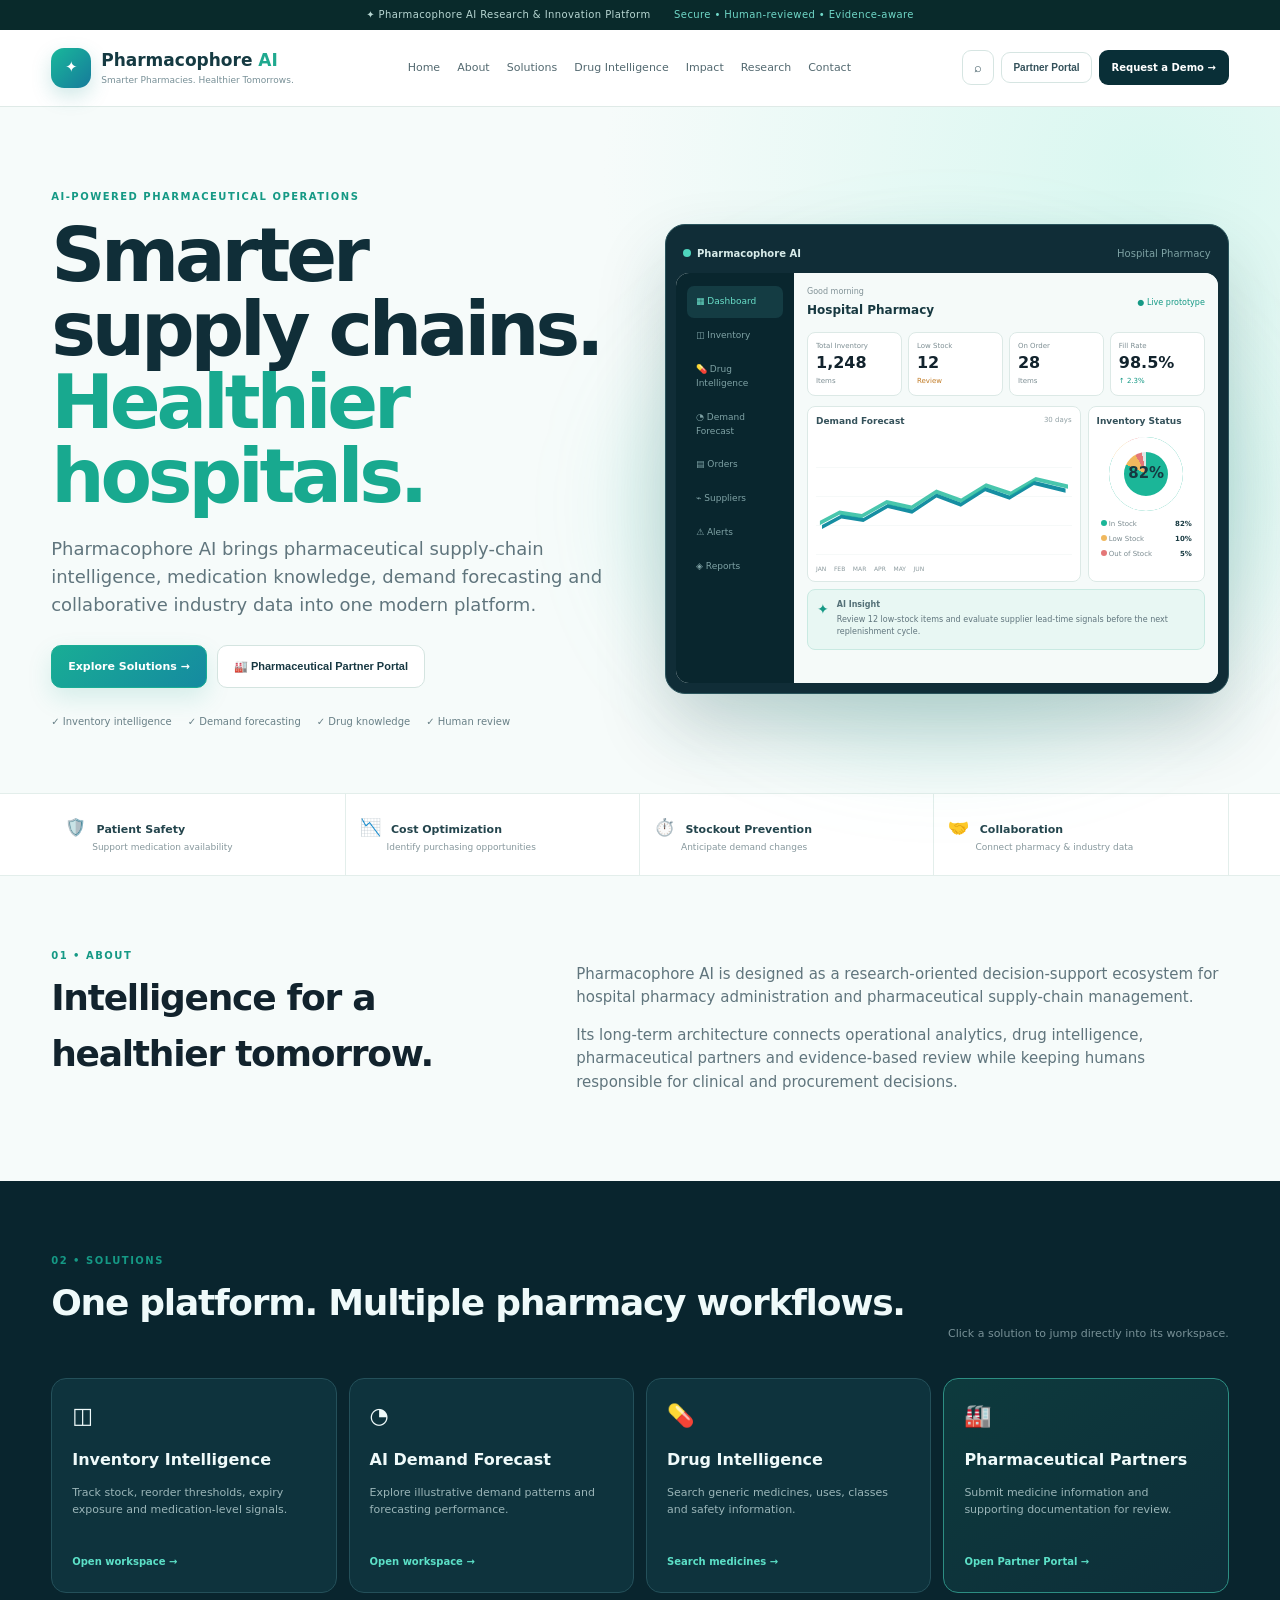
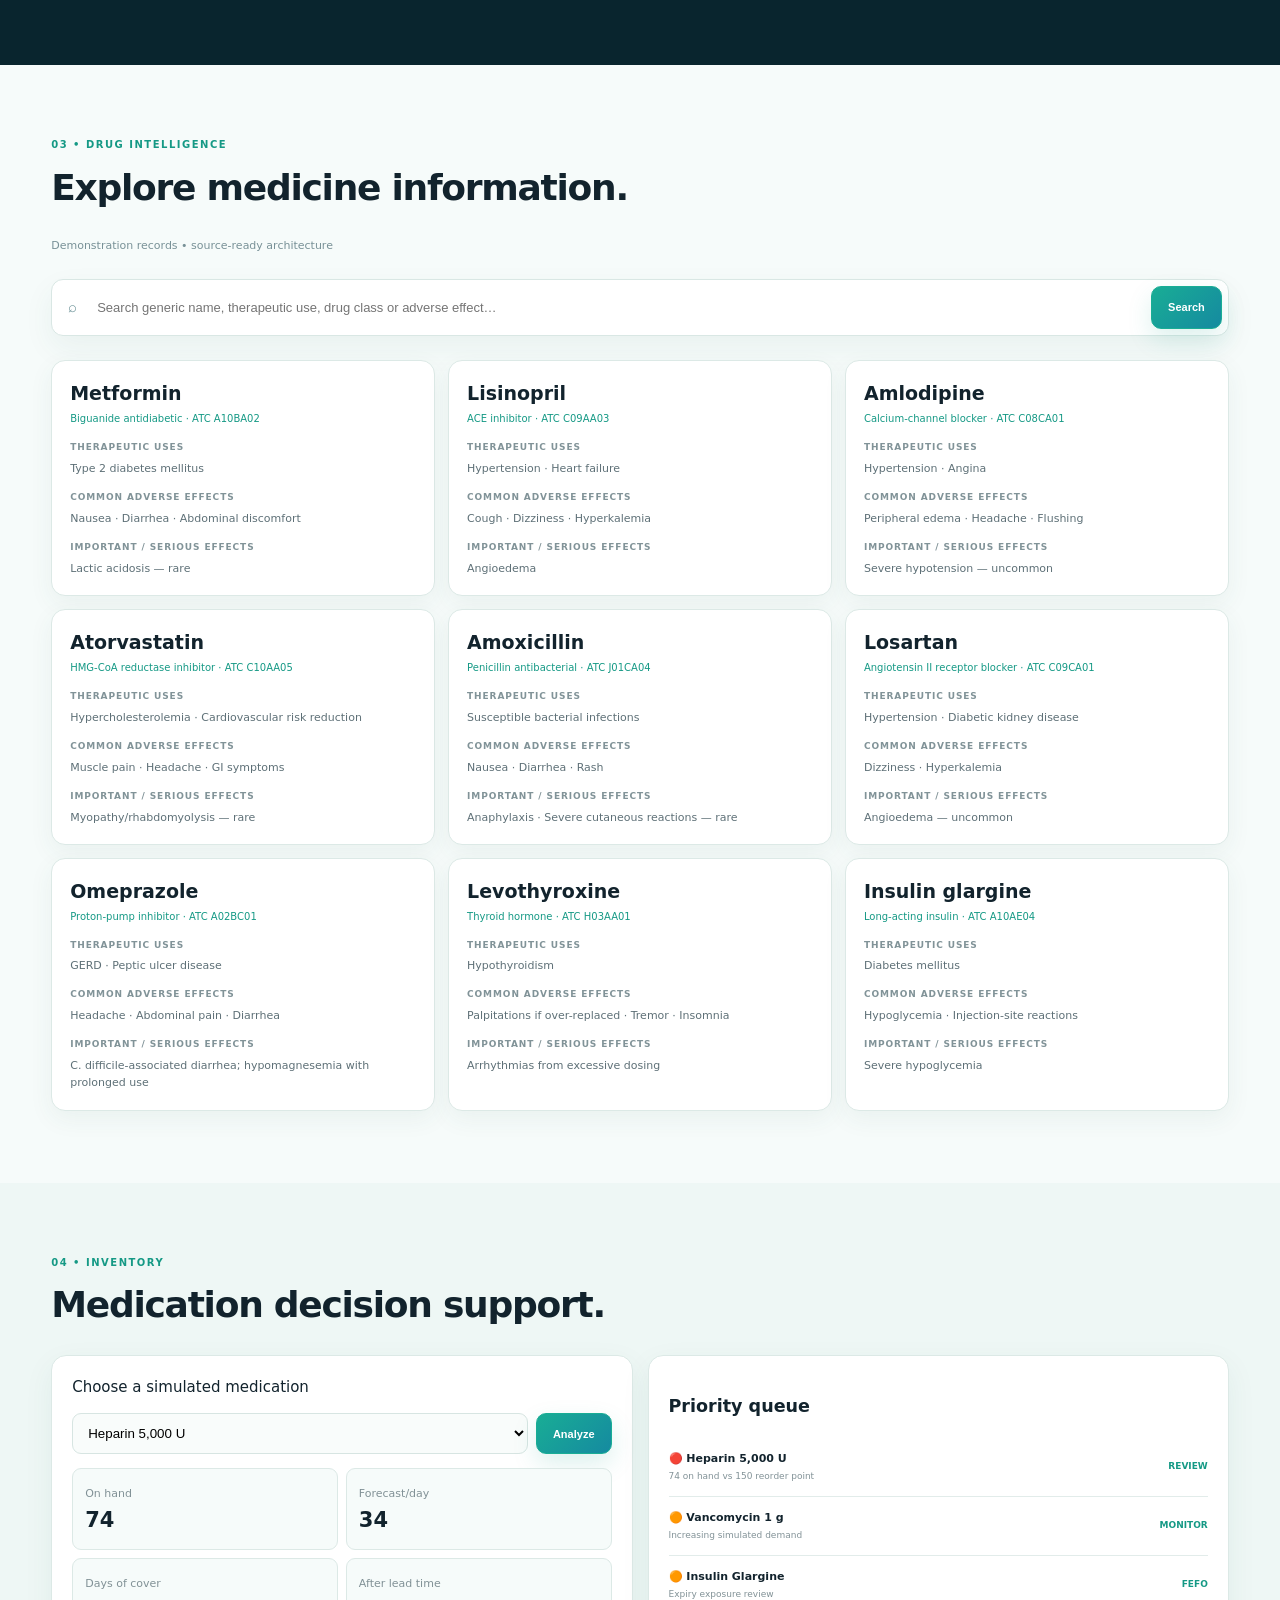
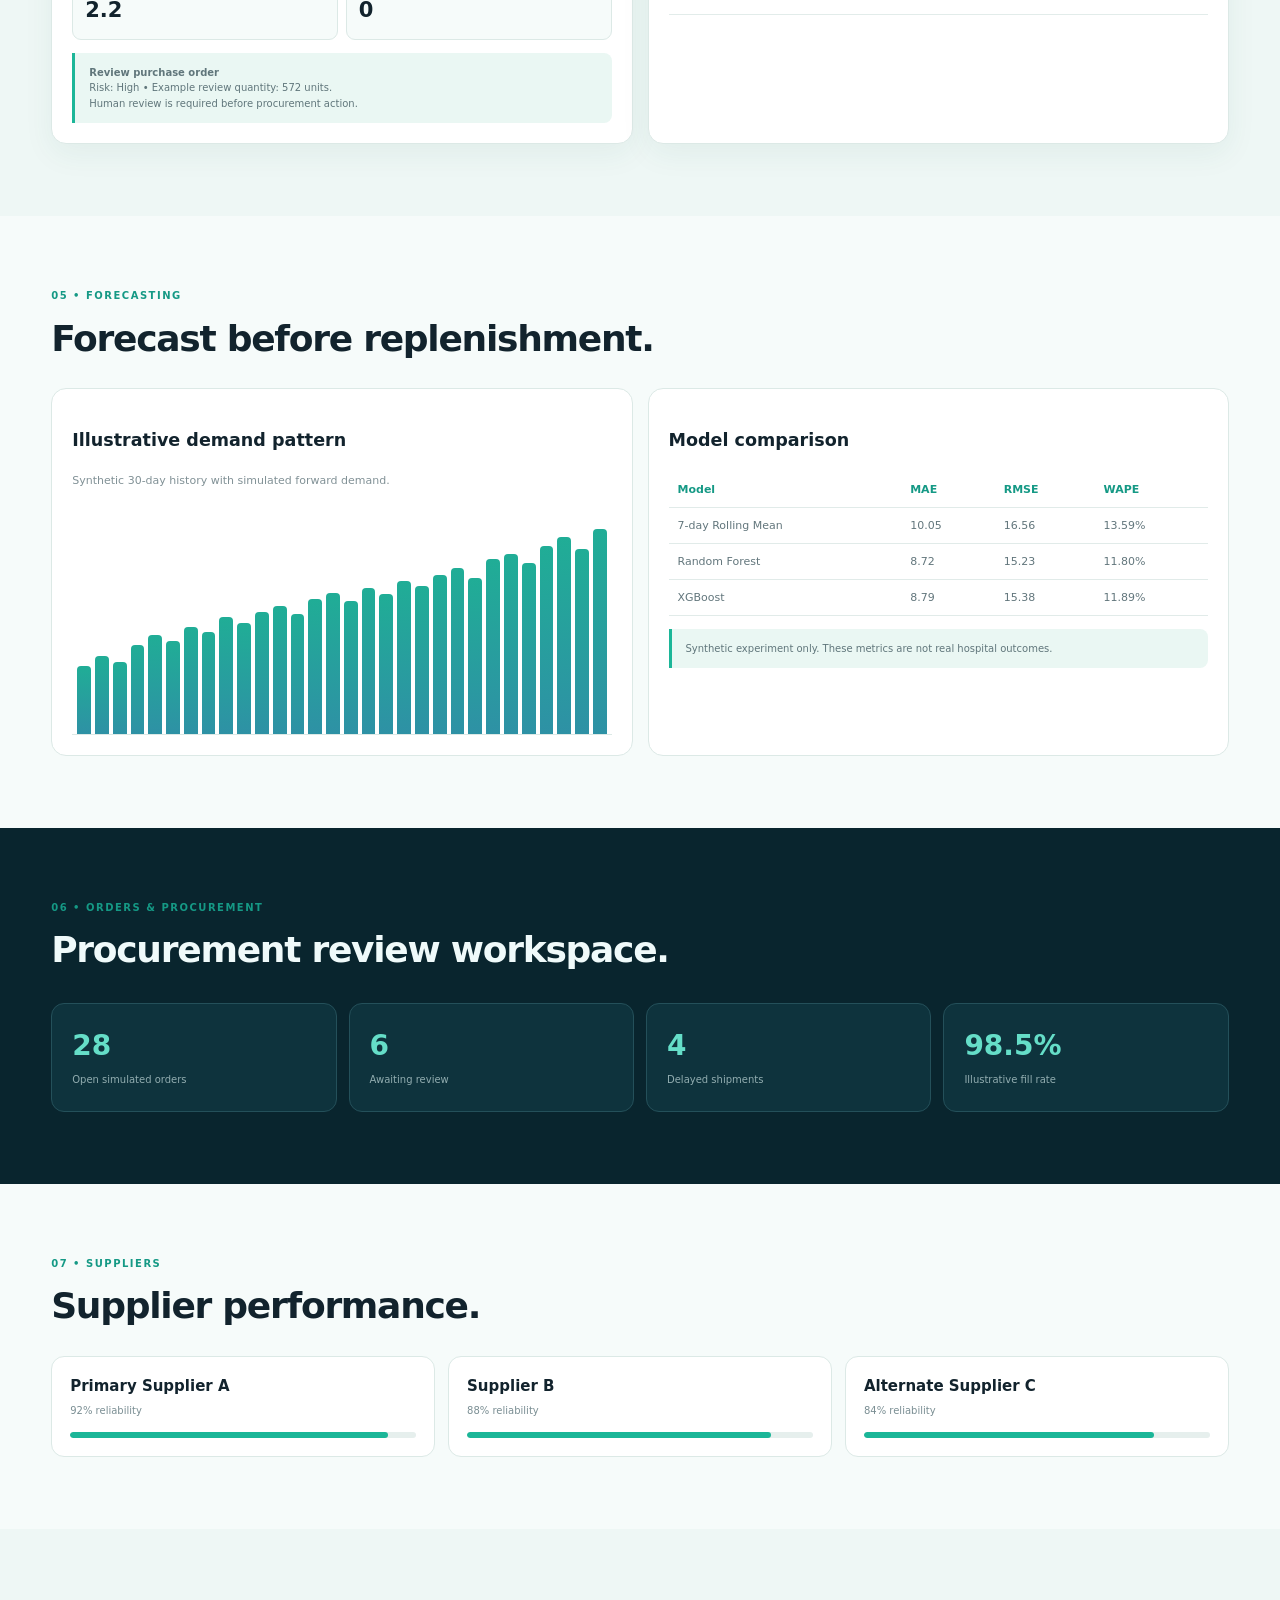
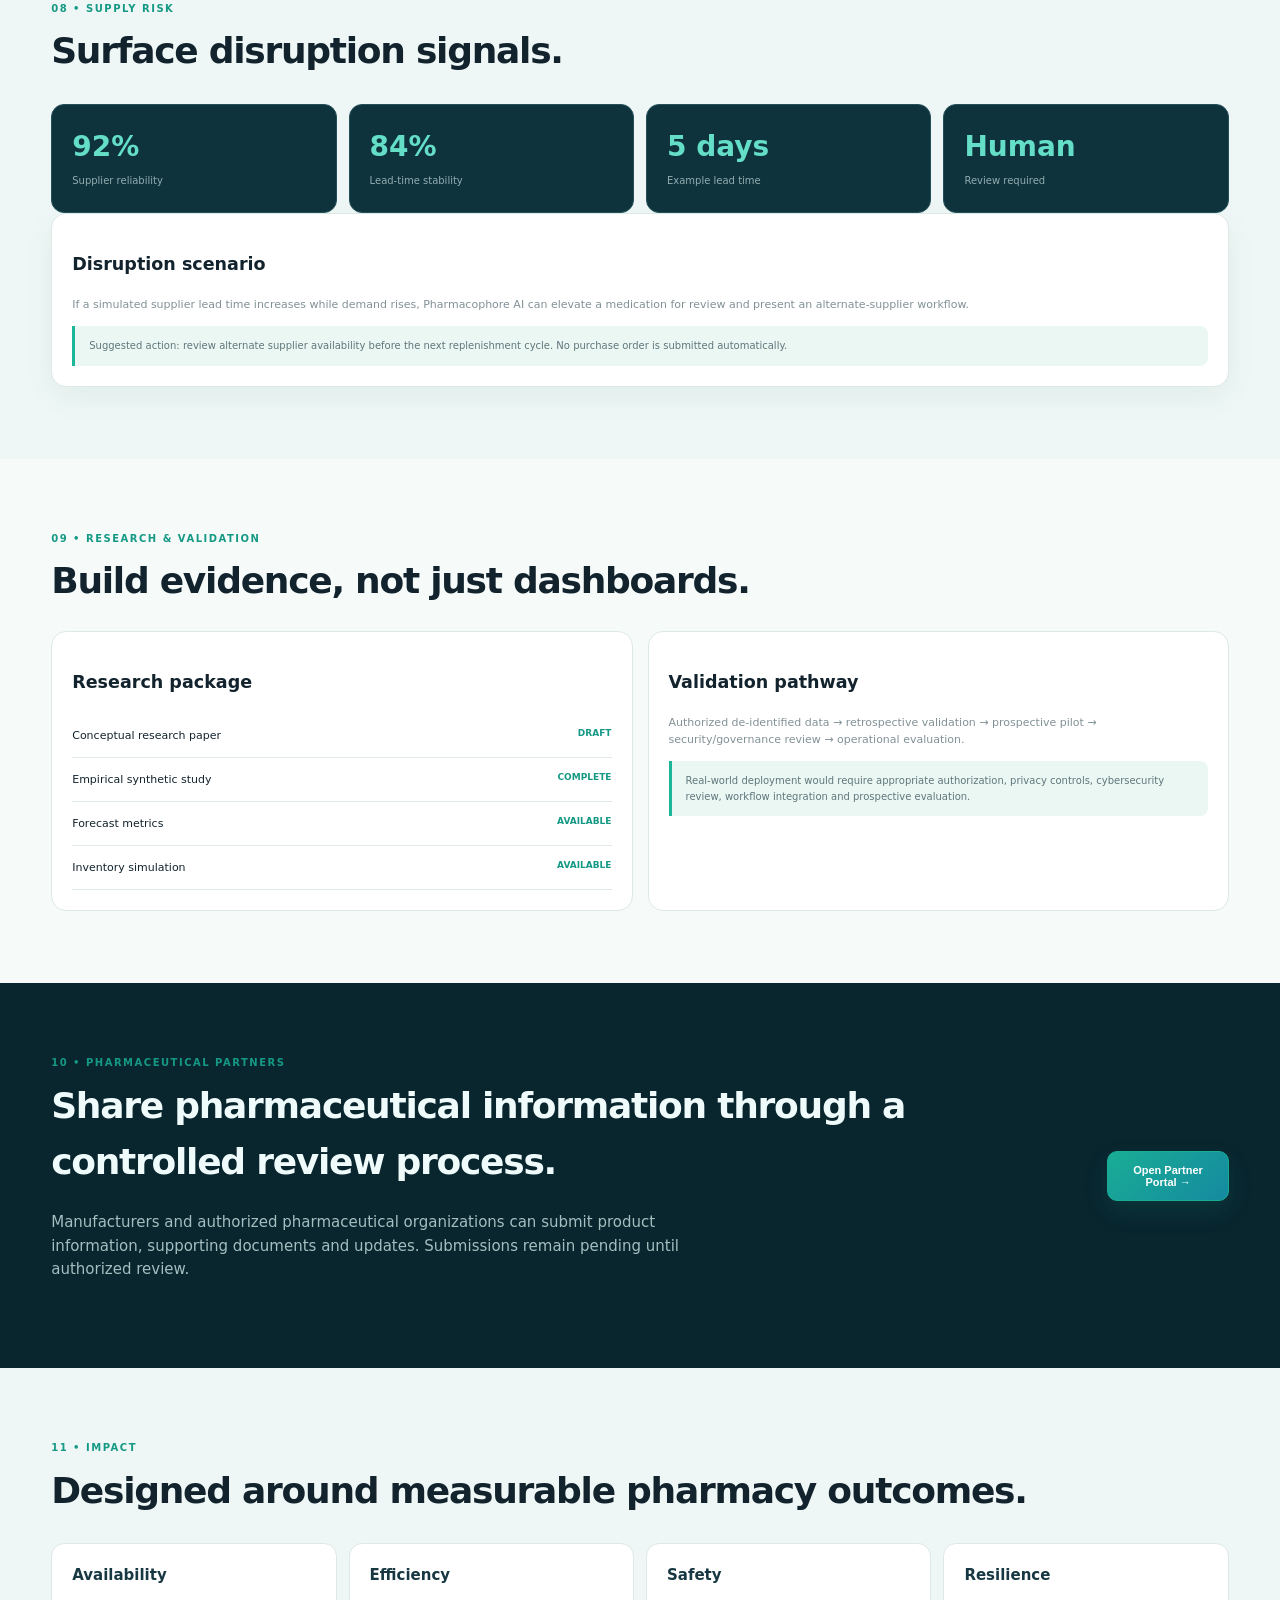
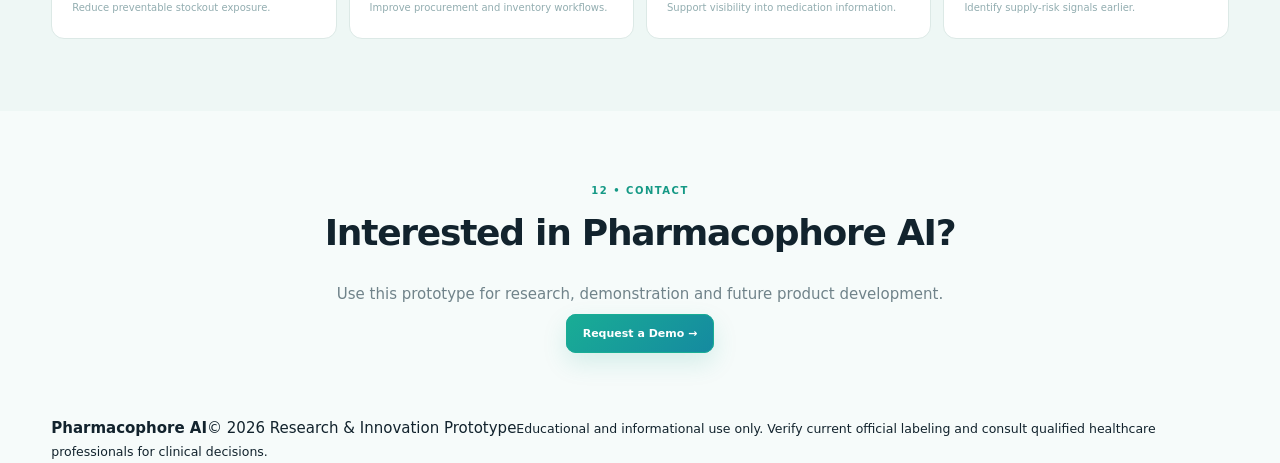
<file: index.html>
<!doctype html>
<html lang="en">
<head>
<meta charset="utf-8">
<meta name="viewport" content="width=device-width,initial-scale=1">
<meta name="description" content="Pharmacophore AI — intelligent pharmaceutical supply chain, drug intelligence and partner collaboration platform.">
<title>Pharmacophore AI | Smarter Pharmacies. Healthier Tomorrows.</title>
<link rel="stylesheet" href="styles.css">
</head>
<body>
<div class="topline">✦ Pharmacophore AI Research & Innovation Platform <span>Secure • Human-reviewed • Evidence-aware</span></div>

<header class="nav">
<div class="wrap nav-inner">
<a class="brand" href="#home"><span class="logo">✦</span><span><b>Pharmacophore <i>AI</i></b><small>Smarter Pharmacies. Healthier Tomorrows.</small></span></a>
<nav class="navlinks">
<a href="#home">Home</a><a href="#about">About</a><a href="#solutions">Solutions</a><a href="#drugs">Drug Intelligence</a><a href="#impact">Impact</a><a href="#research">Research</a><a href="#contact">Contact</a>
</nav>
<div class="nav-actions"><button class="icon-btn" onclick="focusDrug()">⌕</button><button class="partner-btn" onclick="openPortal()">Partner Portal</button><a class="demo" href="#contact">Request a Demo →</a></div>
</div>
</header>

<main id="home">
<section class="hero">
<div class="wrap hero-grid">
<div class="hero-copy">
<div class="eyebrow">AI-POWERED PHARMACEUTICAL OPERATIONS</div>
<h1>Smarter supply chains.<br><span>Healthier hospitals.</span></h1>
<p>Pharmacophore AI brings pharmaceutical supply-chain intelligence, medication knowledge, demand forecasting and collaborative industry data into one modern platform.</p>
<div class="actions"><a class="btn primary" href="#solutions">Explore Solutions <b>→</b></a><button class="btn ghost" onclick="openPortal()">🏭 Pharmaceutical Partner Portal</button></div>
<div class="trust-row"><span>✓ Inventory intelligence</span><span>✓ Demand forecasting</span><span>✓ Drug knowledge</span><span>✓ Human review</span></div>
</div>
<div class="hero-visual">
<div class="glow"></div>
<div class="app-window">
<div class="window-head"><div><span class="dot"></span><b>Pharmacophore AI</b></div><span>Hospital Pharmacy</span></div>
<div class="window-body">
<aside><a class="selected" href="#home">▦ Dashboard</a><a href="#inventory">◫ Inventory</a><a href="#drugs">💊 Drug Intelligence</a><a href="#forecast">◔ Demand Forecast</a><a href="#orders">▤ Orders</a><a href="#suppliers">⌁ Suppliers</a><a href="#risk">⚠ Alerts</a><a href="#research">◈ Reports</a></aside>
<div class="screen">
<div class="welcome"><div><small>Good morning</small><b>Hospital Pharmacy</b></div><span>● Live prototype</span></div>
<div class="mini-kpis"><div><small>Total Inventory</small><b>1,248</b><em>Items</em></div><div><small>Low Stock</small><b>12</b><em class="warning">Review</em></div><div><small>On Order</small><b>28</b><em>Items</em></div><div><small>Fill Rate</small><b>98.5%</b><em class="good">↑ 2.3%</em></div></div>
<div class="visual-row"><div class="chart-card"><div class="card-title"><b>Demand Forecast</b><span>30 days</span></div><div class="line-chart"><div class="line"></div><div class="forecast-line"></div></div><div class="months">JAN&nbsp;&nbsp;&nbsp; FEB&nbsp;&nbsp;&nbsp; MAR&nbsp;&nbsp;&nbsp; APR&nbsp;&nbsp;&nbsp; MAY&nbsp;&nbsp;&nbsp; JUN</div></div><div class="status-card"><div class="card-title"><b>Inventory Status</b></div><div class="ring">82%<small>In stock</small></div><p><i></i> In Stock <b>82%</b></p><p><i class="amber"></i> Low Stock <b>10%</b></p><p><i class="red"></i> Out of Stock <b>5%</b></p></div></div>
<div class="insight"><span>✦</span><div><b>AI Insight</b><p>Review 12 low-stock items and evaluate supplier lead-time signals before the next replenishment cycle.</p></div></div>
</div></div></div>
</div>
</section>

<section class="feature-strip"><div class="wrap feature-grid"><div>🛡️ <b>Patient Safety</b><small>Support medication availability</small></div><div>📉 <b>Cost Optimization</b><small>Identify purchasing opportunities</small></div><div>⏱️ <b>Stockout Prevention</b><small>Anticipate demand changes</small></div><div>🤝 <b>Collaboration</b><small>Connect pharmacy & industry data</small></div></div></section>

<section id="about" class="section"><div class="wrap two"><div><div class="eyebrow">01 • ABOUT</div><h2>Intelligence for a healthier tomorrow.</h2></div><div class="text"><p>Pharmacophore AI is designed as a research-oriented decision-support ecosystem for hospital pharmacy administration and pharmaceutical supply-chain management.</p><p>Its long-term architecture connects operational analytics, drug intelligence, pharmaceutical partners and evidence-based review while keeping humans responsible for clinical and procurement decisions.</p></div></div></section>

<section id="solutions" class="section dark"><div class="wrap"><div class="section-head"><div><div class="eyebrow">02 • SOLUTIONS</div><h2>One platform. Multiple pharmacy workflows.</h2></div><p>Click a solution to jump directly into its workspace.</p></div>
<div class="solution-grid">
<a href="#inventory" class="solution"><span>◫</span><h3>Inventory Intelligence</h3><p>Track stock, reorder thresholds, expiry exposure and medication-level signals.</p><b>Open workspace →</b></a>
<a href="#forecast" class="solution"><span>◔</span><h3>AI Demand Forecast</h3><p>Explore illustrative demand patterns and forecasting performance.</p><b>Open workspace →</b></a>
<a href="#drugs" class="solution"><span>💊</span><h3>Drug Intelligence</h3><p>Search generic medicines, uses, classes and safety information.</p><b>Search medicines →</b></a>
<a href="#partners" class="solution featured"><span>🏭</span><h3>Pharmaceutical Partners</h3><p>Submit medicine information and supporting documentation for review.</p><b>Open Partner Portal →</b></a>
</div></div></section>

<section id="drugs" class="section"><div class="wrap"><div class="section-head"><div><div class="eyebrow">03 • DRUG INTELLIGENCE</div><h2>Explore medicine information.</h2></div><p>Demonstration records • source-ready architecture</p></div>
<div class="searchbox"><span>⌕</span><input id="drugSearch" placeholder="Search generic name, therapeutic use, drug class or adverse effect…"><button class="btn primary" onclick="searchDrugs()">Search</button></div>
<div id="drugResults" class="drug-grid"></div></div></section>

<section id="inventory" class="section soft"><div class="wrap"><div class="section-head"><div><div class="eyebrow">04 • INVENTORY</div><h2>Medication decision support.</h2></div></div>
<div class="grid2"><div class="card"><label>Choose a simulated medication</label><div class="controls"><select id="med"><option value="heparin">Heparin 5,000 U</option><option value="vanco">Vancomycin 1 g</option><option value="amox">Amoxicillin 500 mg</option><option value="insulin">Insulin Glargine</option><option value="cef">Ceftriaxone 1 g</option></select><button class="btn primary" onclick="analyze()">Analyze</button></div><div id="analysis"></div></div>
<div class="card"><h3>Priority queue</h3><div class="priority"><b>🔴 Heparin 5,000 U</b><span>74 on hand vs 150 reorder point</span><em>REVIEW</em></div><div class="priority"><b>🟠 Vancomycin 1 g</b><span>Increasing simulated demand</span><em>MONITOR</em></div><div class="priority"><b>🟠 Insulin Glargine</b><span>Expiry exposure review</span><em>FEFO</em></div></div></div></div></section>

<section id="forecast" class="section"><div class="wrap"><div class="section-head"><div><div class="eyebrow">05 • FORECASTING</div><h2>Forecast before replenishment.</h2></div></div>
<div class="grid2"><div class="card"><h3>Illustrative demand pattern</h3><p class="muted">Synthetic 30-day history with simulated forward demand.</p><div id="chart" class="chart"></div></div><div class="card"><h3>Model comparison</h3><table><tr><th>Model</th><th>MAE</th><th>RMSE</th><th>WAPE</th></tr><tr><td>7-day Rolling Mean</td><td>10.05</td><td>16.56</td><td>13.59%</td></tr><tr><td>Random Forest</td><td>8.72</td><td>15.23</td><td>11.80%</td></tr><tr><td>XGBoost</td><td>8.79</td><td>15.38</td><td>11.89%</td></tr></table><div class="callout">Synthetic experiment only. These metrics are not real hospital outcomes.</div></div></div></div></section>

<section id="orders" class="section dark"><div class="wrap"><div class="eyebrow">06 • ORDERS & PROCUREMENT</div><h2>Procurement review workspace.</h2><div class="stats"><div><b>28</b><span>Open simulated orders</span></div><div><b>6</b><span>Awaiting review</span></div><div><b>4</b><span>Delayed shipments</span></div><div><b>98.5%</b><span>Illustrative fill rate</span></div></div></div></section>

<section id="suppliers" class="section"><div class="wrap"><div class="eyebrow">07 • SUPPLIERS</div><h2>Supplier performance.</h2><div class="supplier-grid"><div><b>Primary Supplier A</b><span>92% reliability</span><div class="progress"><i style="width:92%"></i></div></div><div><b>Supplier B</b><span>88% reliability</span><div class="progress"><i style="width:88%"></i></div></div><div><b>Alternate Supplier C</b><span>84% reliability</span><div class="progress"><i style="width:84%"></i></div></div></div></div></section>

<section id="risk" class="section soft"><div class="wrap"><div class="eyebrow">08 • SUPPLY RISK</div><h2>Surface disruption signals.</h2><div class="risk-grid"><div><b>92%</b><span>Supplier reliability</span></div><div><b>84%</b><span>Lead-time stability</span></div><div><b>5 days</b><span>Example lead time</span></div><div><b>Human</b><span>Review required</span></div></div><div class="card"><h3>Disruption scenario</h3><p class="muted">If a simulated supplier lead time increases while demand rises, Pharmacophore AI can elevate a medication for review and present an alternate-supplier workflow.</p><div class="callout">Suggested action: review alternate supplier availability before the next replenishment cycle. No purchase order is submitted automatically.</div></div></div></section>

<section id="research" class="section"><div class="wrap"><div class="eyebrow">09 • RESEARCH & VALIDATION</div><h2>Build evidence, not just dashboards.</h2><div class="grid2"><div class="card"><h3>Research package</h3><div class="list-row">Conceptual research paper <b>DRAFT</b></div><div class="list-row">Empirical synthetic study <b>COMPLETE</b></div><div class="list-row">Forecast metrics <b>AVAILABLE</b></div><div class="list-row">Inventory simulation <b>AVAILABLE</b></div></div><div class="card"><h3>Validation pathway</h3><p class="muted">Authorized de-identified data → retrospective validation → prospective pilot → security/governance review → operational evaluation.</p><div class="callout">Real-world deployment would require appropriate authorization, privacy controls, cybersecurity review, workflow integration and prospective evaluation.</div></div></div></div></section>

<section id="partners" class="section dark"><div class="wrap partner-banner"><div><div class="eyebrow">10 • PHARMACEUTICAL PARTNERS</div><h2>Share pharmaceutical information through a controlled review process.</h2><p>Manufacturers and authorized pharmaceutical organizations can submit product information, supporting documents and updates. Submissions remain pending until authorized review.</p></div><button class="btn primary" onclick="openPortal()">Open Partner Portal →</button></div></section>

<section id="impact" class="section soft"><div class="wrap"><div class="eyebrow">11 • IMPACT</div><h2>Designed around measurable pharmacy outcomes.</h2><div class="impact-grid"><div><b>Availability</b><span>Reduce preventable stockout exposure.</span></div><div><b>Efficiency</b><span>Improve procurement and inventory workflows.</span></div><div><b>Safety</b><span>Support visibility into medication information.</span></div><div><b>Resilience</b><span>Identify supply-risk signals earlier.</span></div></div></div></section>

<section id="contact" class="section"><div class="wrap contact"><div class="eyebrow">12 • CONTACT</div><h2>Interested in Pharmacophore AI?</h2><p>Use this prototype for research, demonstration and future product development.</p><a class="btn primary" href="mailto:contact@pharmacophoreai.example">Request a Demo →</a></div></section>
</main>

<footer><div class="wrap"><b>Pharmacophore AI</b><span>© 2026 Research & Innovation Prototype</span><small>Educational and informational use only. Verify current official labeling and consult qualified healthcare professionals for clinical decisions.</small></div></footer>

<div id="portal" class="modal"><div class="modal-card"><button class="close" onclick="closePortal()">×</button><div class="modal-head"><span class="portal-icon">🏭</span><div><div class="eyebrow">PHARMACEUTICAL PARTNER PORTAL</div><h2>Submit product information</h2></div></div>
<div class="portal-tabs"><button class="active" onclick="portalTab('submit',this)">Add Medicine</button><button onclick="portalTab('submissions',this)">My Submissions</button><button onclick="portalTab('profile',this)">Company Profile</button></div>
<div id="portal-submit" class="portal-pane"><p class="muted">Demo workflow: submissions are saved locally in this prototype and shown as <b>Pending Review</b>. Production deployment should use authenticated accounts and a secure database.</p>
<form id="partnerForm" onsubmit="submitMedicine(event)"><div class="form-grid"><label>Company name<input required id="company" placeholder="Your pharmaceutical company"></label><label>Contact email<input required type="email" id="email" placeholder="name@company.com"></label><label>Generic name<input required id="generic" placeholder="e.g., Metformin"></label><label>Brand name<input id="brand" placeholder="Optional"></label><label>Drug class<input id="drugclass" placeholder="e.g., Antidiabetic"></label><label>ATC code<input id="atc" placeholder="e.g., A10BA02"></label><label class="full">Therapeutic uses<textarea required id="uses" placeholder="Describe approved/claimed uses"></textarea></label><label>Common adverse effects<textarea id="effects" placeholder="Enter information"></textarea></label><label>Warnings / contraindications<textarea id="warnings" placeholder="Enter information"></textarea></label><label>Dosage forms & strengths<input id="forms" placeholder="e.g., Tablet 500 mg"></label><label>Storage requirements<input id="storage" placeholder="e.g., Store at controlled room temperature"></label><label class="full">Supporting document name<input id="document" placeholder="e.g., Product Information.pdf"></label></div><label class="check"><input type="checkbox" required> I confirm that I am authorized to submit this information on behalf of the organization.</label><button class="btn primary submit">Submit for Review →</button></form></div>
<div id="portal-submissions" class="portal-pane hidden"><h3>Submission queue</h3><div id="submissionList"></div></div>
<div id="portal-profile" class="portal-pane hidden"><h3>Company profile</h3><div class="profile-demo"><span>🏢</span><div><b>Partner organization</b><p>Production version: verified organization identity, authorized users, permissions and audit history.</p></div></div><div class="callout">For security, this prototype does not implement real authentication or store sensitive company documents.</div></div>
</div></div>

<script src="app.js"></script>
</body></html>
</file>
<file: styles.css>
*{box-sizing:border-box}html{scroll-behavior:smooth}body{margin:0;background:#f6fbfa;color:#12232d;font:15px/1.55 Inter,ui-sans-serif,system-ui,-apple-system,Segoe UI,sans-serif}a{text-decoration:none;color:inherit}.wrap{width:min(1180px,92%);margin:auto}.topline{background:#092a2b;color:#b8d7d3;text-align:center;padding:7px;font-size:10px;letter-spacing:.04em}.topline span{margin-left:20px;color:#70d8c8}.nav{position:sticky;top:0;z-index:30;background:#ffffffea;border-bottom:1px solid #dfeae7;backdrop-filter:blur(16px)}.nav-inner{height:76px;display:flex;align-items:center;gap:18px}.brand{display:flex;align-items:center;gap:10px;min-width:245px}.brand b{font-size:17px;color:#153a42}.brand i{font-style:normal;color:#20a98f}.brand small{display:block;color:#789097;font-size:9px}.logo{width:40px;height:40px;border-radius:13px;background:linear-gradient(135deg,#19b89b,#167b9b);color:#fff;display:grid;place-items:center;font-weight:900;box-shadow:0 8px 20px #168e8a35}.navlinks{display:flex;gap:17px;align-items:center;justify-content:center;flex:1}.navlinks a{font-size:11px;color:#536970}.navlinks a:hover{color:#168f82}.nav-actions{display:flex;gap:7px;align-items:center}.icon-btn,.partner-btn{border:1px solid #d6e5e2;background:#fff;border-radius:9px;padding:9px 11px;cursor:pointer;color:#34515a}.partner-btn{font-weight:800;font-size:10px}.demo{background:#092f37;color:#fff;border-radius:9px;padding:10px 13px;font-size:10px;font-weight:800}.hero{padding:82px 0 64px;background:radial-gradient(circle at 90% 10%,#d9f7f0 0,#f6fbfa 42%)}.hero-grid{display:grid;grid-template-columns:1fr 1fr;gap:50px;align-items:center}.eyebrow{font-size:10px;letter-spacing:.15em;color:#159985;font-weight:900}.hero h1{font-size:clamp(45px,6vw,75px);line-height:.98;letter-spacing:-.055em;margin:15px 0 22px;color:#102e38}.hero h1 span{color:#18a98f}.hero p{font-size:18px;color:#60757d;max-width:650px}.actions{display:flex;gap:10px;flex-wrap:wrap;margin:26px 0}.btn{border:1px solid #d4e4e0;background:#fff;color:#173842;padding:12px 16px;border-radius:10px;font-weight:800;font-size:11px;cursor:pointer}.btn.primary{background:linear-gradient(135deg,#19ad95,#158aa0);border-color:#19ad95;color:#fff;box-shadow:0 10px 25px #159d8b25}.trust-row{display:flex;gap:16px;flex-wrap:wrap;color:#698087;font-size:10px}.hero-visual{position:relative}.glow{position:absolute;inset:10% -5% -10%;background:#41cbb233;filter:blur(50px);border-radius:50%}.app-window{position:relative;background:#102d37;border-radius:20px;padding:10px;box-shadow:0 35px 70px #163c4033;border:1px solid #29535b}.window-head{height:38px;display:flex;justify-content:space-between;align-items:center;color:#d8ecea;font-size:10px;padding:0 7px}.window-head span:last-child{color:#7da1a3}.dot{display:inline-block;width:8px;height:8px;border-radius:50%;background:#4ed5bd;margin-right:6px}.window-body{display:grid;grid-template-columns:118px 1fr;background:#f4faf9;border-radius:13px;overflow:hidden;min-height:410px}.window-body aside{background:#09262e;padding:11px}.window-body aside a{display:block;color:#7fa2a5;font-size:9px;padding:9px;border-radius:7px;margin:2px 0}.window-body aside a.selected,.window-body aside a:hover{background:#143c43;color:#69dfc9}.screen{padding:13px;background:#f5faf9}.welcome{display:flex;justify-content:space-between;align-items:center}.welcome small{display:block;color:#809196;font-size:8px}.welcome b{font-size:12px;color:#173840}.welcome span{font-size:8px;color:#159985}.mini-kpis{display:grid;grid-template-columns:repeat(4,1fr);gap:6px;margin:10px 0}.mini-kpis div,.chart-card,.status-card{background:#fff;border:1px solid #dce9e6;border-radius:8px;padding:8px}.mini-kpis small,.mini-kpis em{display:block;font-size:7px;color:#7d8e93;font-style:normal}.mini-kpis b{font-size:16px}.mini-kpis .warning{color:#c17a24}.mini-kpis .good{color:#159985}.visual-row{display:grid;grid-template-columns:1.4fr .6fr;gap:7px}.card-title{display:flex;justify-content:space-between;font-size:9px;color:#34515a}.card-title span{color:#91a0a4;font-size:7px}.line-chart{height:120px;margin-top:10px;position:relative;background:repeating-linear-gradient(to bottom,#fff,#fff 28px,#edf3f2 29px)}.line,.forecast-line{position:absolute;inset:30px 6px 20px;clip-path:polygon(0 80%,8% 65%,17% 70%,27% 50%,37% 58%,47% 35%,57% 48%,67% 26%,77% 38%,87% 17%,100% 28%,100% 34%,87% 23%,77% 44%,67% 32%,57% 54%,47% 41%,37% 64%,27% 56%,17% 76%,8% 71%,0 86%);background:#168ea2}.forecast-line{background:#1cb899;opacity:.8;transform:translateY(-4px) scaleX(1.02)}.months{font-size:6px;color:#8a999d;margin-top:5px}.ring{width:74px;height:74px;margin:8px auto;border-radius:50%;display:grid;place-items:center;background:conic-gradient(#1bb698 0 82%,#f0b85e 82% 92%,#e47778 92% 97%,#dfe7e6 97%);font-weight:900;color:#163941;box-shadow:inset 0 0 0 15px #fff}.ring small{display:none}.status-card p{font-size:7px;color:#7c8c91;margin:4px}.status-card p i{display:inline-block;width:6px;height:6px;border-radius:50%;background:#1bb698}.status-card p i.amber{background:#f0b85e}.status-card p i.red{background:#e47778}.status-card p b{float:right;color:#183a42}.insight{margin-top:7px;background:#e8f7f3;border:1px solid #c9eae2;border-radius:8px;padding:9px;display:flex;gap:8px;font-size:8px;color:#547077}.insight>span{color:#159985;font-size:14px}.insight p{margin:2px 0;font-size:8px}.feature-strip{background:#fff;border-top:1px solid #e3eeeb;border-bottom:1px solid #e3eeeb}.feature-grid{display:grid;grid-template-columns:repeat(4,1fr)}.feature-grid>div{padding:20px 14px;border-right:1px solid #e3eeeb;font-size:17px;color:#169b89}.feature-grid b{color:#24454d;font-size:11px;margin-left:5px}.feature-grid small{display:block;color:#87989d;font-size:9px;margin-left:27px}.section{padding:72px 0}.section.soft{background:#eef7f5}.section.dark{background:#09252e;color:#effafa}.two{display:grid;grid-template-columns:.8fr 1.2fr;gap:90px}.section h2{font-size:36px;letter-spacing:-.035em;margin:7px 0 22px}.text{color:#60757d;font-size:15px}.section.dark .section-head{display:flex;justify-content:space-between;align-items:end}.section-head p{color:#789197;font-size:11px}.solution-grid{display:grid;grid-template-columns:repeat(4,1fr);gap:12px;margin-top:25px}.solution{background:#0e333d;border:1px solid #24505a;border-radius:15px;padding:20px;transition:.2s}.solution:hover{transform:translateY(-4px);border-color:#4ed5bd}.solution.featured{background:linear-gradient(145deg,#0d3a3d,#0d2e39);border-color:#2d8e83}.solution>span{font-size:22px}.solution h3{font-size:16px;margin:15px 0 8px}.solution p{font-size:11px;color:#9ab5b8;min-height:54px}.solution b{font-size:10px;color:#5ce0c7}.searchbox{display:flex;gap:8px;background:#fff;border:1px solid #d9e7e4;border-radius:12px;padding:6px;margin:24px 0;box-shadow:0 12px 30px #1c5e5710}.searchbox span{padding:10px;color:#699096}.searchbox input{flex:1;border:0;outline:0;font-size:13px}.drug-grid{display:grid;grid-template-columns:repeat(3,1fr);gap:13px}.drug{background:#fff;border:1px solid #dce9e6;border-radius:14px;padding:18px;box-shadow:0 8px 25px #285b5510}.drug h3{margin:0;font-size:19px}.drug .class{font-size:10px;color:#159985;margin-top:3px}.drug h4{font-size:9px;letter-spacing:.1em;text-transform:uppercase;color:#819398;margin:14px 0 5px}.drug p{font-size:11px;color:#5e7077;margin:0}.grid2{display:grid;grid-template-columns:1fr 1fr;gap:15px}.card{background:#fff;border:1px solid #dce9e6;border-radius:15px;padding:20px}.soft .card{box-shadow:0 10px 30px #1d5a5310}.controls{display:grid;grid-template-columns:1fr auto;gap:8px;margin:14px 0}.controls select{padding:11px;border-radius:9px;border:1px solid #d7e5e2;background:#f9fcfb}.metrics{display:grid;grid-template-columns:repeat(2,1fr);gap:8px}.metric{padding:12px;border:1px solid #dce9e6;border-radius:9px;background:#f6fbfa}.metric b{font-size:21px}.muted{color:#819196;font-size:11px}.priority{display:grid;grid-template-columns:1fr auto;gap:3px 10px;padding:12px 0;border-bottom:1px solid #e2ecea;font-size:11px}.priority span{grid-column:1;color:#829297;font-size:9px}.priority em{grid-column:2;grid-row:1/3;align-self:center;color:#159985;font-style:normal;font-weight:900;font-size:9px}.chart{height:235px;display:flex;align-items:flex-end;gap:4px;padding:15px 5px 0;border-bottom:1px solid #dce9e6}.bar{flex:1;background:linear-gradient(#20ad96,#2e91a5);border-radius:4px 4px 0 0;min-height:7px}table{width:100%;border-collapse:collapse;font-size:11px}th,td{text-align:left;padding:9px;border-bottom:1px solid #e1ebe9}th{color:#159985}td{color:#62767c}.callout{margin-top:13px;padding:12px 14px;background:#eaf7f3;border-left:3px solid #1cb698;border-radius:0 8px 8px 0;color:#60767b;font-size:10px}.stats,.risk-grid,.impact-grid{display:grid;grid-template-columns:repeat(4,1fr);gap:12px;margin-top:25px}.stats>div,.risk-grid>div,.impact-grid>div{background:#0e333d;border:1px solid #24505a;border-radius:13px;padding:20px}.stats b,.risk-grid b{display:block;font-size:28px;color:#65dec8}.stats span,.risk-grid span,.impact-grid span{font-size:10px;color:#92adb0}.supplier-grid{display:grid;grid-template-columns:repeat(3,1fr);gap:13px;margin-top:22px}.supplier-grid>div{background:#fff;border:1px solid #dce9e6;padding:18px;border-radius:13px}.supplier-grid span{display:block;color:#7a8e93;font-size:10px;margin-top:5px}.progress{height:6px;background:#e6efed;border-radius:10px;margin-top:13px;overflow:hidden}.progress i{display:block;height:100%;background:#1bb698;border-radius:10px}.list-row{display:flex;justify-content:space-between;padding:13px 0;border-bottom:1px solid #e0ebe8;font-size:11px}.list-row b{color:#159985;font-size:9px}.partner-banner{display:flex;align-items:center;justify-content:space-between;gap:40px}.partner-banner p{max-width:700px;color:#a5bec0}.impact-grid>div{background:#fff;color:#173842;border:1px solid #dce9e6}.impact-grid b{display:block;margin-bottom:7px}.contact{text-align:center}.contact p{color:#70838a}.footer{background:#061b22;color:#a5b9bc;padding:30px 0}.footer .wrap{display:flex;align-items:center;gap:25px}.footer b{color:#fff}.footer small{margin-left:auto;max-width:550px;font-size:9px}.modal{display:none;position:fixed;inset:0;background:#03151ac7;z-index:100;align-items:center;justify-content:center;padding:20px;backdrop-filter:blur(8px)}.modal.show{display:flex}.modal-card{width:min(900px,100%);max-height:92vh;overflow:auto;background:#fff;border-radius:20px;box-shadow:0 30px 100px #0006;padding:25px;position:relative}.close{position:absolute;right:17px;top:14px;border:0;background:#edf5f3;border-radius:50%;width:34px;height:34px;font-size:22px;cursor:pointer}.modal-head{display:flex;gap:13px;align-items:center;padding-right:35px}.modal-head h2{margin:3px 0 0}.portal-icon{font-size:30px;background:#e6f7f2;border-radius:12px;padding:10px}.portal-tabs{display:flex;gap:5px;border-bottom:1px solid #dce8e5;margin:22px 0}.portal-tabs button{border:0;background:transparent;padding:11px 13px;cursor:pointer;color:#6a7f85;font-weight:700}.portal-tabs button.active{color:#159985;border-bottom:2px solid #159985}.hidden{display:none}.form-grid{display:grid;grid-template-columns:1fr 1fr;gap:13px}.form-grid label{font-size:10px;color:#52686f;font-weight:800}.form-grid input,.form-grid textarea{display:block;width:100%;margin-top:6px;border:1px solid #d5e3e0;border-radius:8px;padding:10px;font:inherit;font-size:11px;background:#fbfdfc}.form-grid textarea{min-height:75px;resize:vertical}.form-grid .full{grid-column:1/-1}.check{display:flex;gap:8px;margin:15px 0;font-size:10px;color:#61767c}.submit{margin-top:3px}.profile-demo{display:flex;gap:15px;padding:18px;background:#f2f9f7;border:1px solid #dcebe7;border-radius:12px}.profile-demo>span{font-size:25px}.submission{border:1px solid #dce9e6;border-radius:11px;padding:13px;margin:9px 0}.submission b{display:block}.submission span{font-size:9px;color:#829398}.status{float:right;color:#b2761d;font-weight:900;font-size:9px}@media(max-width:1050px){.navlinks{display:none}.hero-grid{grid-template-columns:1fr}.solution-grid,.drug-grid{grid-template-columns:1fr 1fr}.feature-grid,.stats,.risk-grid,.impact-grid{grid-template-columns:1fr 1fr}}@media(max-width:700px){.hero{padding-top:55px}.benefits,.grid2,.solution-grid,.drug-grid,.supplier-grid,.stats,.risk-grid,.impact-grid,.feature-grid{grid-template-columns:1fr}.brand{min-width:auto}.partner-btn{display:none}.hero h1{font-size:47px}.window-body{grid-template-columns:1fr}.window-body aside{display:none}.mini-kpis{grid-template-columns:1fr 1fr}.two,.partner-banner{grid-template-columns:1fr;display:grid}.form-grid{grid-template-columns:1fr}.form-grid .full{grid-column:auto}.footer .wrap{display:block}.footer small{display:block;margin:12px 0 0}.topline span{display:none}}
</file>
